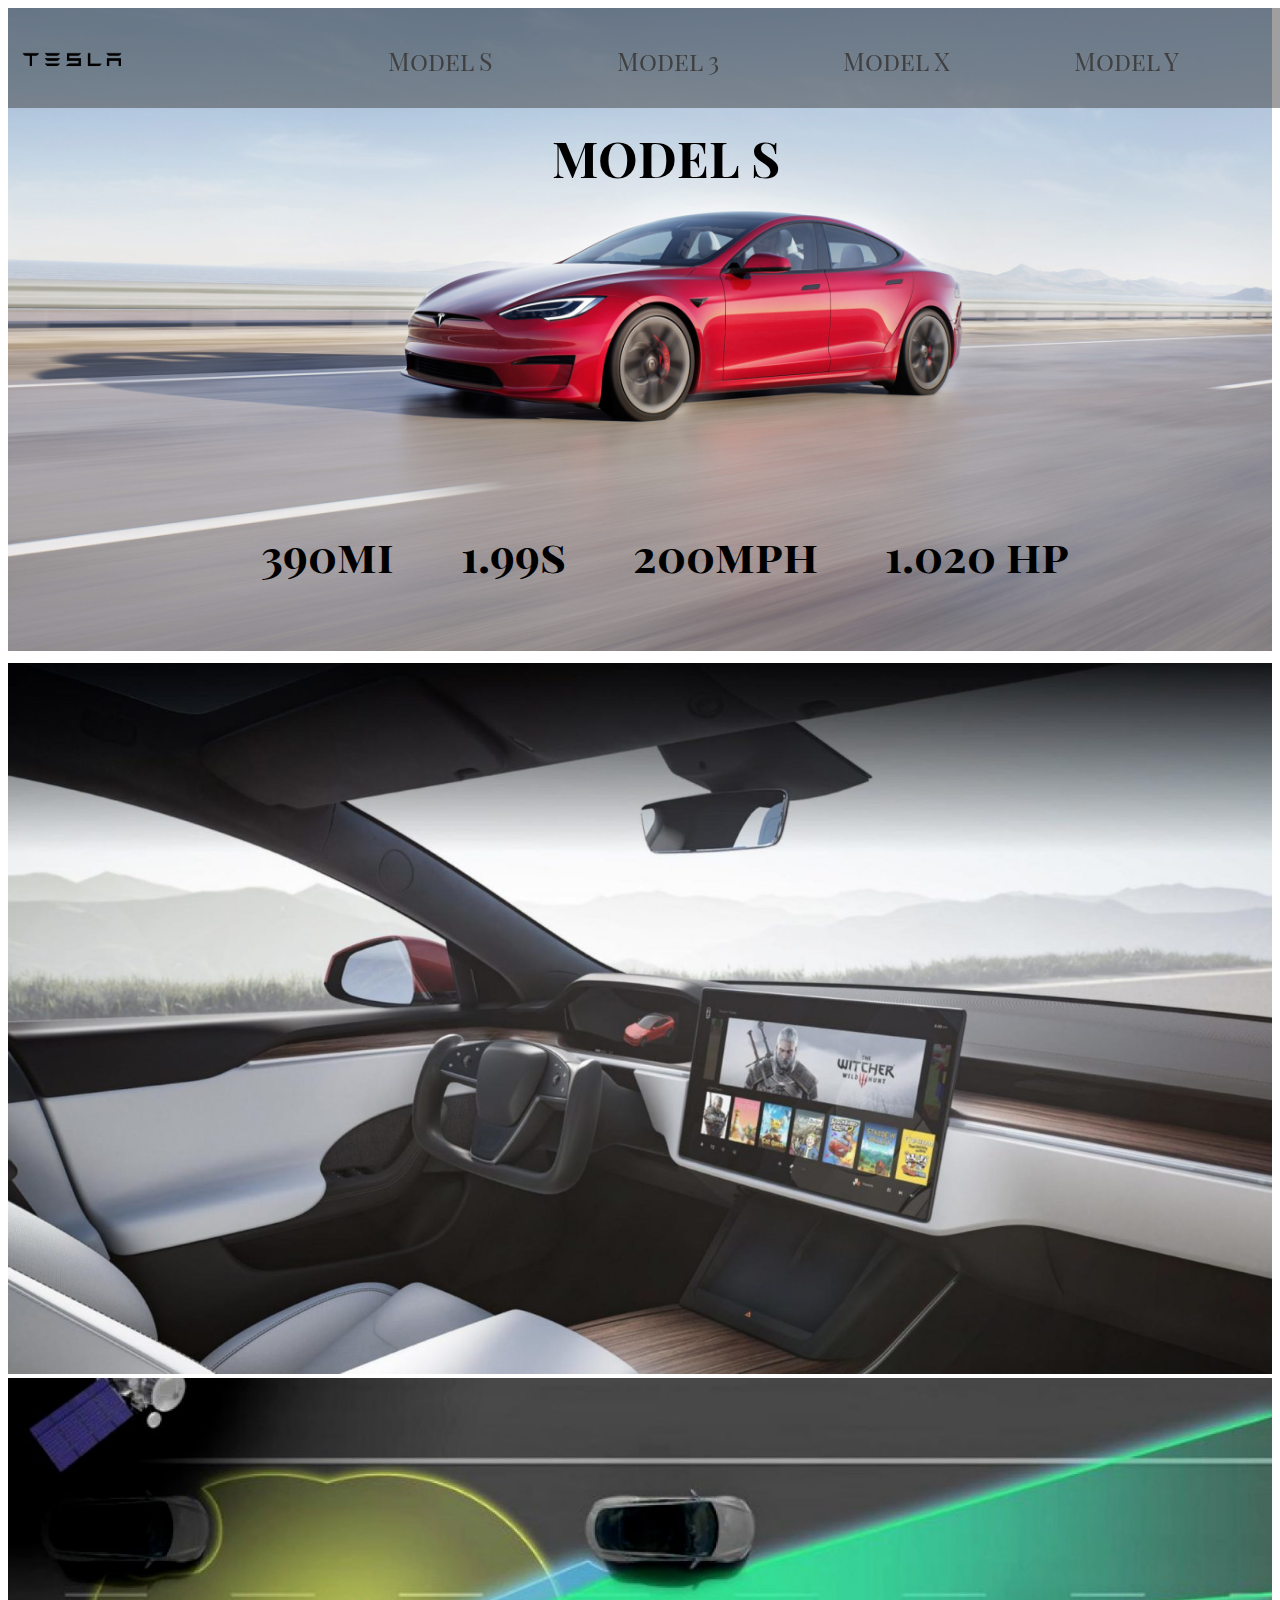
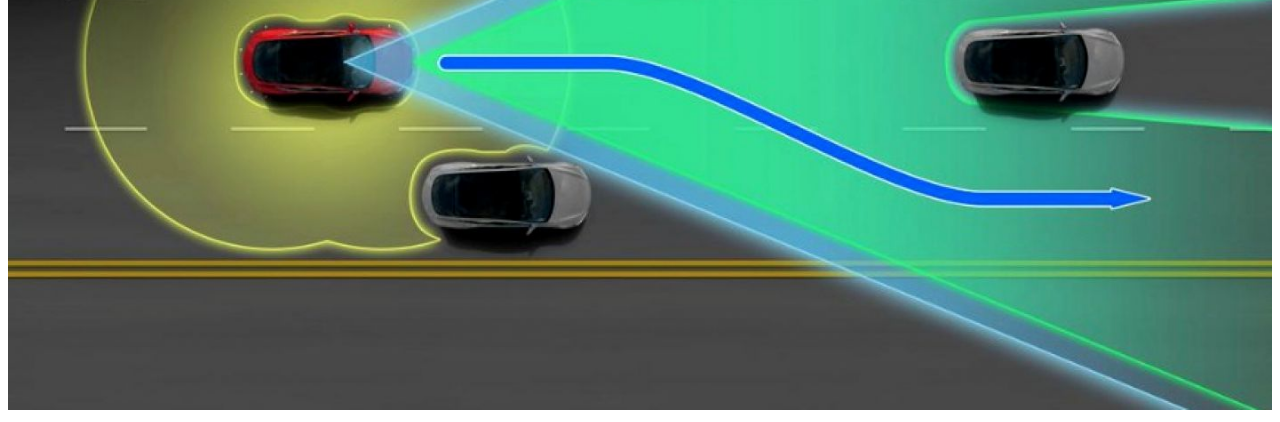
<file: TeslaS.html>
<!DOCTYPE html>
<html>
	<head>
		<meta charset="utf-8">
			<meta name="viewport" content="width=device-width, initial-scale=1.0">
			<link rel="stylesheet" type="text/css" href="TeslaS.css">
		<title>Tesla S</title>
		<link rel="preconnect" href="https://fonts.gstatic.com">
			<link href="https://fonts.googleapis.com/css2?family=Indie+Flower&family=Playfair+Display+SC&display=swap" rel="stylesheet">
	</head>
	<body>
		<div id="navbar">
			<ul>
				<li class="nav"><a class="a" href="TeslaS.html"> Model S</li></a>
				<li class="nav"><a class="a" href="Tesla3.html"> Model 3</li></a>
				<li class="nav"><a class="a" href="TeslaX.html"> Model X</li></a>
				<li class="nav"><a class="a" href="TeslaY.html"> Model Y</li></a>
			</ul>
			<a id="a1" href="Index.html"><img id="logo" src="logo.jpg"></a>
		    </div>	
		<div id="TeslaS">
			<img id="photo1" src="TeslaS2.png">
			<h1 id="p1">MODEL S</h1>
		</div>
			<h1 id="t1">390mi</h1>
			<h1 id="t2">1.99s</h1>
			<h1 id="t3">200mph</h1>
			<h1 id="t4">1.020 hp</h1>
			<div >
				<img id="photo2" src="teslaSinterior.jpg">
			</div>
			<div>
				<img id="photo3" src="TeslaAutopilot.jpg">
			</div>
	</body>
</html>
</file>
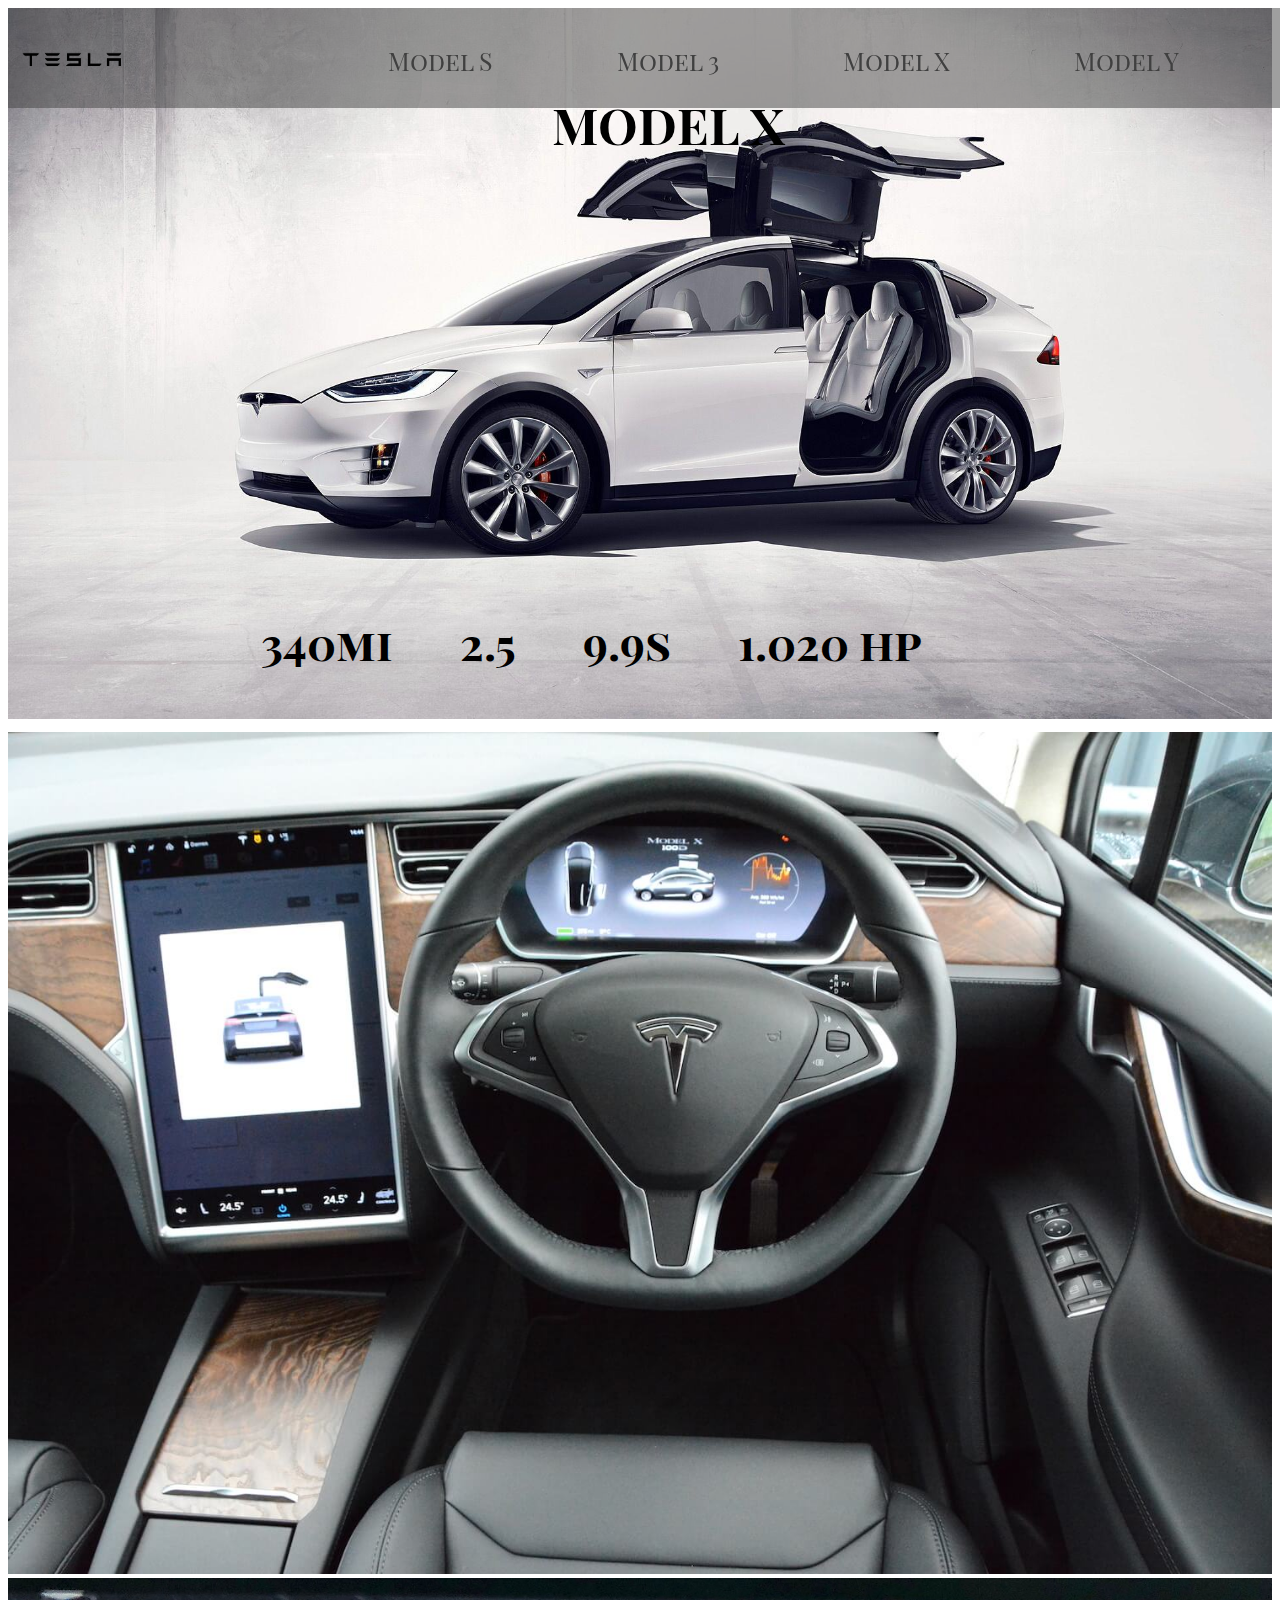
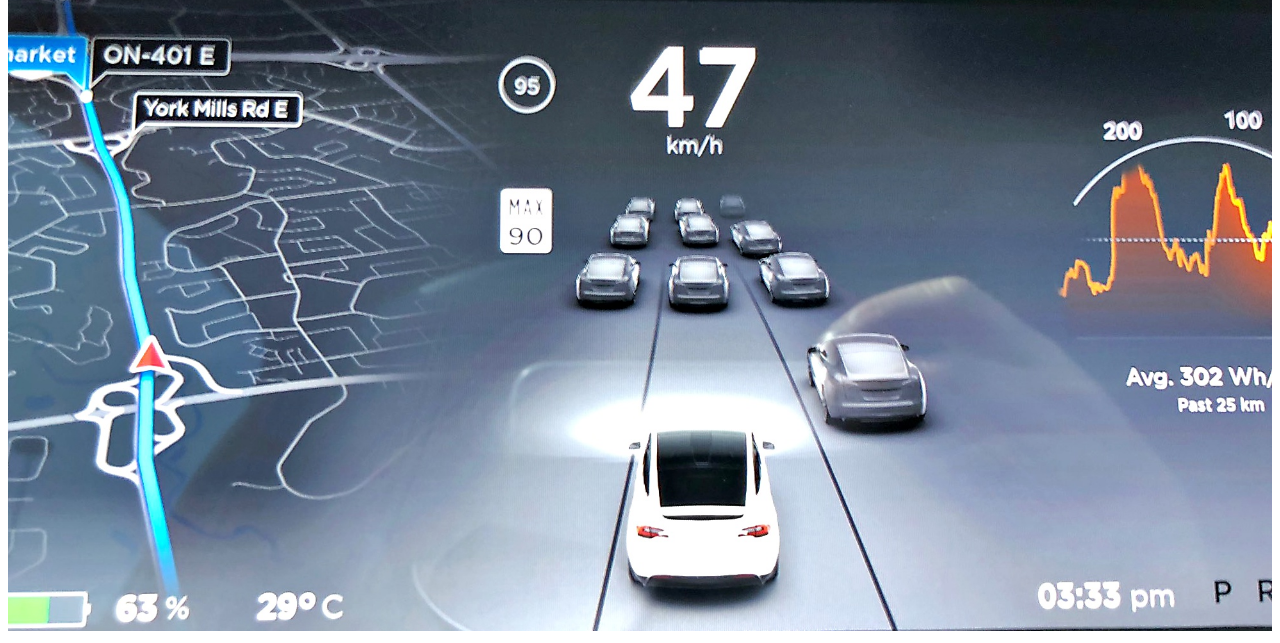
<file: TeslaX.html>
<!DOCTYPE html>
<html>
	<head>
		<meta charset="utf-8">
				<meta name="viewport" content="width=device-width, initial-scale=1.0">
			<link rel="stylesheet" type="text/css" href="TeslaX.css">
		<title>Tesla X</title>
		<link rel="preconnect" href="https://fonts.gstatic.com">
			<link href="https://fonts.googleapis.com/css2?family=Indie+Flower&family=Playfair+Display+SC&display=swap" rel="stylesheet">
	</head>
	<body>
		<div id="navbar"> 
			<ul>
				<li class="nav"><a class="a" href="TeslaS.html"> Model S</li></a>
				<li class="nav"><a class="a" href="Tesla3.html"> Model 3</li></a>
				<li class="nav"><a class="a" href="TeslaX.html"> Model X</li></a>
				<li class="nav"><a class="a" href="TeslaY.html"> Model Y</li></a>
			</ul>
			<a id="a1" href="Index.html"><img id="logo" src="logo.jpg"></a>
		    </div>	
		    <div id="TeslaX">
			<img id="photo1" src="TeslaX.jpg">
			<h1 id="p1">MODEL X</h1>
		</div>
		<h1 id="t1">340mi</h1>
			<h1 id="t2">2.5</h1>
			<h1 id="t3">9.9s</h1>
			<h1 id="t4">1.020 hp</h1>
			<div>
				<img id="photo2" src="TeslaXInterior.jpeg">
			</div>
			<div>
				<img id="photo3" src="TeslaXAutopilot.jpg">
			</div>
	</body>
</html>
</file>
<file: TeslaS.css>
#TeslaS{
	width: 100%;
	height: 100%;
}

#photo1{
	width: 100%;
	height: 100%;
}




ul{
	padding-top: 20px;
	padding-left: 25%;
	list-style-type: none;

	

}



#a1{
	background-color: none;

}

#a1:hover{
	border: none;
}


#logo{
	width: 10%;
	height: auto;
	position: fixed;
	padding-top: 5%;
	margin-top: -140px;
	;
}


#navbar{
	
	 width:100%;
	 height:100px;
	 position:fixed;
	 
}

#navbar{
	background-color: gray;
	width: 100%;
	height: 100px;
	background-color: rgba(64, 64, 64, 0.5);
	 
	 z-index: 50;
	 
}

.nav {
	
	border: 1 px solid black;
	font-size: 25px;
	text-decoration: none;
	color: gray;
	display: inline;
	list-style-type: none;
	padding: 30px;
	font-family: 'Playfair Display SC', serif;

}

.a{
	font-size: 25px;
	text-decoration: none;
	color: rgb(64, 64, 64);
	display: inline;
	list-style-type: none;
	padding: 30px;
	font-family: 'Playfair Display SC', serif;

}
.a:hover{
	background-color: rgb(192, 192,192);
	text-decoration: none;
	border-radius: 50px;
	color: rgb(64, 64, 64);
	font-family: 'Playfair Display SC', serif;
}


#p1{
	width: 500px;
	font-size: 50px;
	margin-top: -42%;
	margin-left: 43%;
	font-family: 'Playfair Display SC', serif;
	position: relative;
	animation-name: p1;
	animation-duration: 4s;
	animation-timing-function: ease-in;
	animation-iteration-count: 1;
}

@keyframes p1{

		0%{
			 left: 3000px;
		}
		100%{
			left: 0px;
		}
	}




#t1{
	position: relative;
	top: 300px;
	left: 20%;
	display: inline;
	font-family: 'Playfair Display SC', serif;
	font-size: 45px;
}


#t2{
	position: relative;
	padding-left: 5%;
	top: 300px;
	left: 20%;
	font-family: 'Playfair Display SC', serif;
	display: inline;
	font-size: 45px;
}

#t3{
	position: relative;
	padding-left: 5%;
	top: 300px;
	left: 20%;
	font-family: 'Playfair Display SC', serif;
	display: inline;
	font-size: 45px;
}

#t4{
	position: relative;
	padding-left: 5%;
	top: 300px;
	left: 20%;
	font-family: 'Playfair Display SC', serif;
	display: inline;
	font-size: 45px;
}

#photo2{
	margin-top: 30%;
	width: 100%;
	height: 100%;
}

#photo3{
	width: 100%;
	height: 100%;
}

@media screen and (max-width: 992px) {
	#navbar{
	margin-top: -2%;
	 width:100%;
	 height:50px;
	 position:fixed;
	 
}




.nav{
	margin-top: -4.9%;
	background-color: gray;
	margin-left: -35%;
	text-align: center;
	font-size: 15px;
	text-decoration: none;
	color: gray;
	display: block;
	list-style-type: none;
	padding: 30px;
	font-family: 'Playfair Display SC', serif;

}  



.a{
	font-size: 15px;
	text-decoration: none;
	color: rgb(64, 64, 64);
	display: inline;
	list-style-type: none;
	padding: 30px;
	font-family: 'Playfair Display SC', serif;

}

.nav .a:hover{
	background-color: rgb(192, 192,192);
	text-decoration: none;
	border-radius: 50px;
	color: rgb(64, 64, 64);
	font-family: 'Playfair Display SC', serif;
}

#TeslaS{
	width: 100%;
	height: 100%;
}

#photo1{
	margin-top: 20%;
	width: 100%;
	height: 100%;
}

#t1{
	position: relative;
	top: 300px;
	left: 30%;
	display: inline;
	font-family: 'Playfair Display SC', serif;
	font-size: 30px;
}


#t2{
	position: relative;
	padding-left: 5%;
	top: 300px;
	left: 30%;
	font-family: 'Playfair Display SC', serif;
	display: inline;
	font-size: 30px;
}

#t3{
	position: relative;
	padding-left: 5%;
	top: 300px;
	left: 30%;
	font-family: 'Playfair Display SC', serif;
	display: inline;
	font-size: 30px;
}

#t4{
	position: relative;
	padding-left: 5%;
	top: 300px;
	left: 30%;
	font-family: 'Playfair Display SC', serif;
	display: inline;
	font-size: 30px;
}




#p1{
	width: 500px;
	font-size: 30px;
	margin-top: -47%;
	margin-left: 43%;
	font-family: 'Playfair Display SC', serif;
	position: relative;
	animation-name: p1;
	animation-duration: 4s;
	animation-timing-function: ease-in;
	animation-iteration-count: 1;
}

#photo2{
	margin-top: 37%;
	width: 100%;
	height: 100%;
}

#photo3{
	margin-top: 0.5%;
	width: 100%;
	height: 100%;
}

}
</file>
<file: TeslaX.css>
#TeslaX{
	width: 100%;
	height: 100%;
}

#photo1{
	width: 100%;
	height: 100%;
}



ul{
	padding-top: 20px;
	padding-left: 25%;
	list-style-type: none;

	

}

#navbar{
	
	 width:100%;
	 height:100px;
	 position:fixed;
	 
}

#navbar{
	background-color: gray;
	width: 100%;
	height: 100px;
	background-color: rgba(64, 64, 64, 0.5);
	 
	 z-index: 50;
	 
}

.nav {
	
	border: 1 px solid black;
	font-size: 25px;
	text-decoration: none;
	color: white;
	display: inline;
	list-style-type: none;
	padding: 30px;
	font-family: 'Playfair Display SC', serif;

}

#a1{
	background-color: none;

}

#a1:hover{
	border: none;
}


#logo{
	width: 10%;
	height: auto;
	position: fixed;
	padding-top: 5%;
	margin-top: -140px;
	;
}

.a{
	font-size: 25px;
	text-decoration: none;
	color: rgb(64, 64, 64);
	display: inline;
	list-style-type: none;
	padding: 30px;
	font-family: 'Playfair Display SC', serif;

}
.a:hover{
	background-color: rgb(192, 192,192);
	text-decoration: none;
	border-radius: 50px;
	color: rgb(64, 64, 64);
	font-family: 'Playfair Display SC', serif;
}


#p1{
	width: 500px;
	font-size: 50px;
	margin-top: -50%;
	margin-left: 43%;
	font-family: 'Playfair Display SC', serif;
	position: relative;
	animation-name: p1;
	animation-duration: 4s;
	animation-timing-function: ease-in;
	animation-iteration-count: 1;
}

@keyframes p1{

		0%{
			 left: 3000px;
		}
		100%{
			left: 0px;
		}
	}


#t1{
	position: relative;
	top: 420px;
	left: 20%;
	display: inline;
	font-family: 'Playfair Display SC', serif;
	font-size: 45px;
}


#t2{
	position: relative;
	padding-left: 5%;
	top: 420px;
	left: 20%;
	font-family: 'Playfair Display SC', serif;
	display: inline;
	font-size: 45px;
}

#t3{
	position: relative;
	padding-left: 5%;
	top: 420px;
	left: 20%;
	font-family: 'Playfair Display SC', serif;
	display: inline;
	font-size: 45px;
}

#t4{
	position: relative;
	padding-left: 5%;
	top: 420px;
	left: 20%;
	font-family: 'Playfair Display SC', serif;
	display: inline;
	font-size: 45px;
}

#photo2{
	margin-top: 38%;
	width: 100%;
	height: 100%;
}


#photo3{
	width: 100%;
	height: 100%;
}

@media screen and (max-width: 992px) {
	#navbar{
	margin-top: -2%;
	 width:100%;
	 height:50px;
	 position:fixed;
	 
}




.nav{
	margin-top: -4.9%;
	background-color: gray;
	margin-left: -35%;
	text-align: center;
	font-size: 15px;
	text-decoration: none;
	color: gray;
	display: block;
	list-style-type: none;
	padding: 30px;
	font-family: 'Playfair Display SC', serif;

}  



.a{
	font-size: 15px;
	text-decoration: none;
	color: rgb(64, 64, 64);
	display: inline;
	list-style-type: none;
	padding: 30px;
	font-family: 'Playfair Display SC', serif;

}

.nav .a:hover{
	background-color: rgb(192, 192,192);
	text-decoration: none;
	border-radius: 50px;
	color: rgb(64, 64, 64);
	font-family: 'Playfair Display SC', serif;
}

#TeslaX{
	width: 100%;
	height: 100%;
}

#photo1{
	margin-top: 22%;
	width: 100%;
	height: 100%;
}

#t1{
	position: relative;
	top: 300px;
	left: 30%;
	display: inline;
	font-family: 'Playfair Display SC', serif;
	font-size: 30px;
}


#t2{
	position: relative;
	padding-left: 5%;
	top: 300px;
	left: 30%;
	font-family: 'Playfair Display SC', serif;
	display: inline;
	font-size: 30px;
}

#t3{
	position: relative;
	padding-left: 5%;
	top: 300px;
	left: 30%;
	font-family: 'Playfair Display SC', serif;
	display: inline;
	font-size: 30px;
}

#t4{
	position: relative;
	padding-left: 5%;
	top: 300px;
	left: 30%;
	font-family: 'Playfair Display SC', serif;
	display: inline;
	font-size: 30px;
}




#p1{
	width: 500px;
	font-size: 30px;
	margin-top: -53%;
	margin-left: 43%;
	font-family: 'Playfair Display SC', serif;
	position: relative;
	animation-name: p1;
	animation-duration: 4s;
	animation-timing-function: ease-in;
	animation-iteration-count: 1;
}

#photo2{
	margin-top: 43%;
	width: 100%;
	height: 100%;
}

#photo3{
	margin-top: 0.5%;
	width: 100%;
	height: 100%;
}

}
</file>
